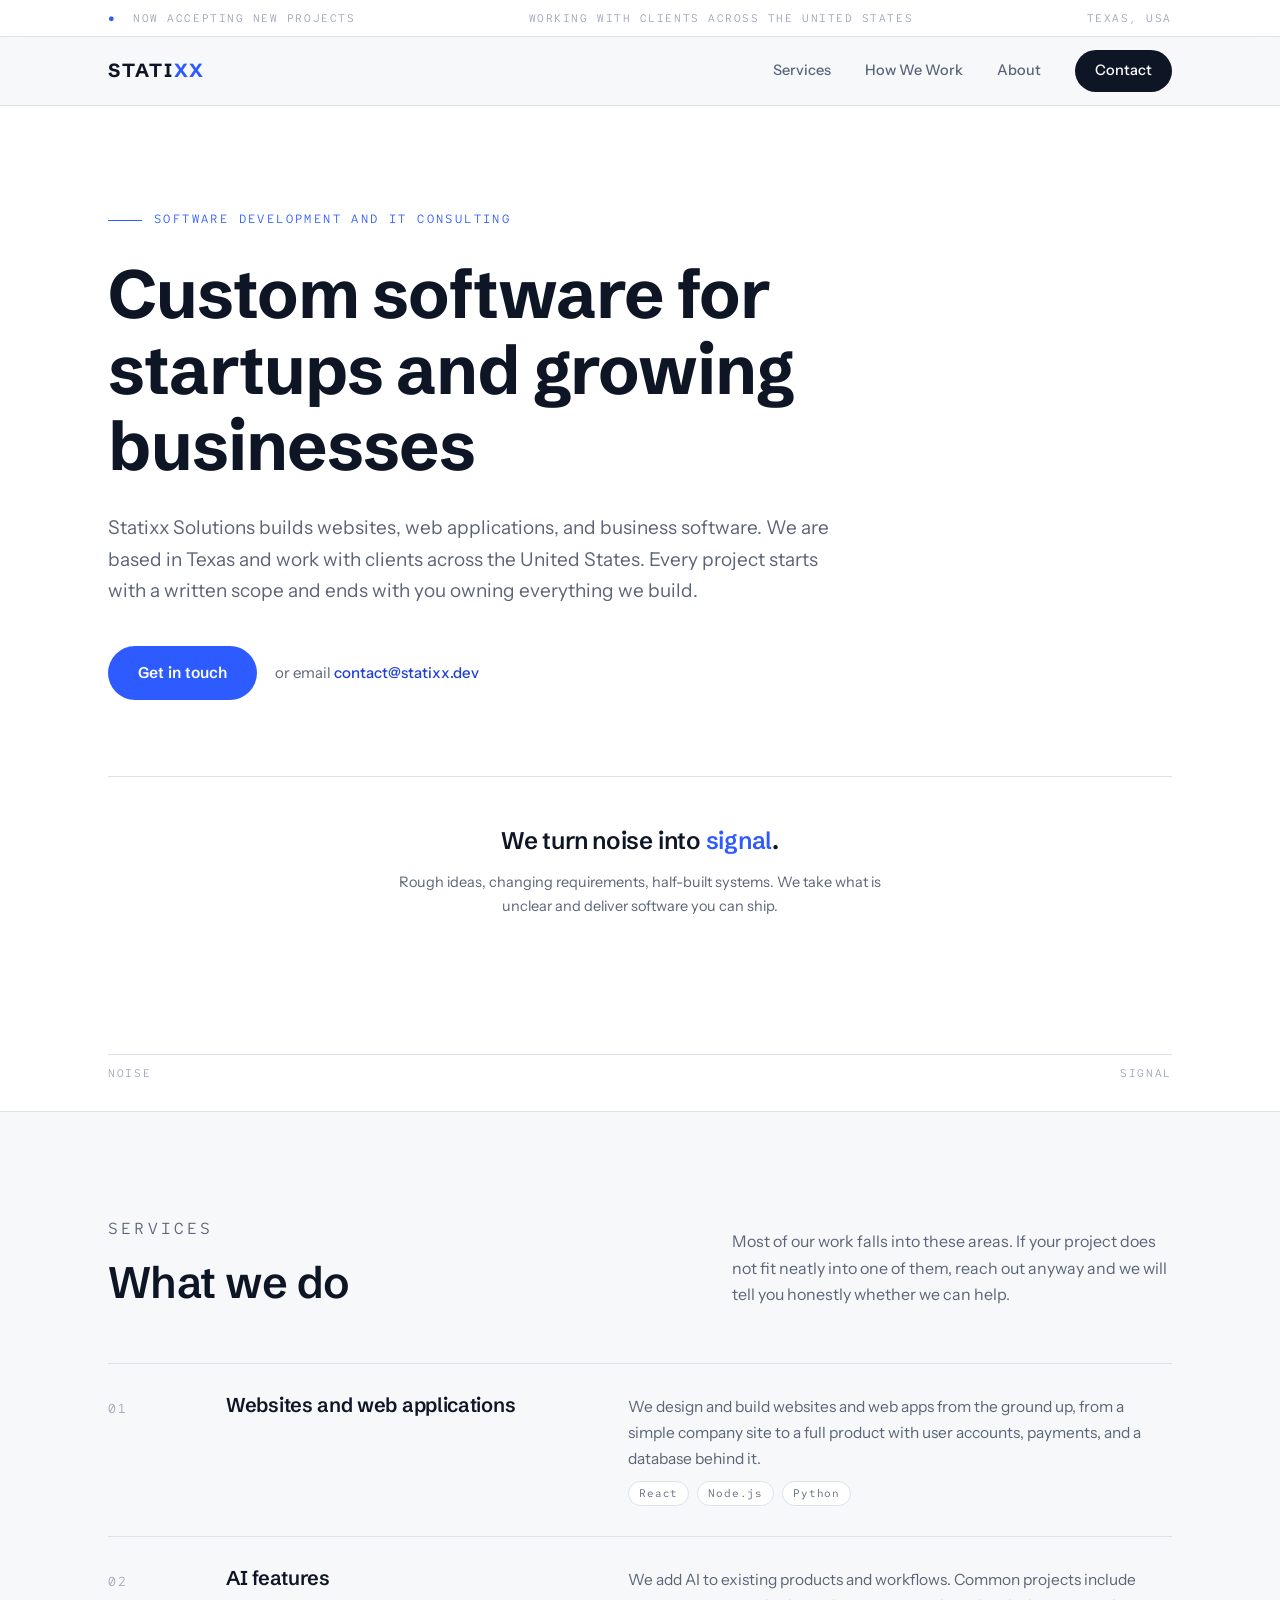
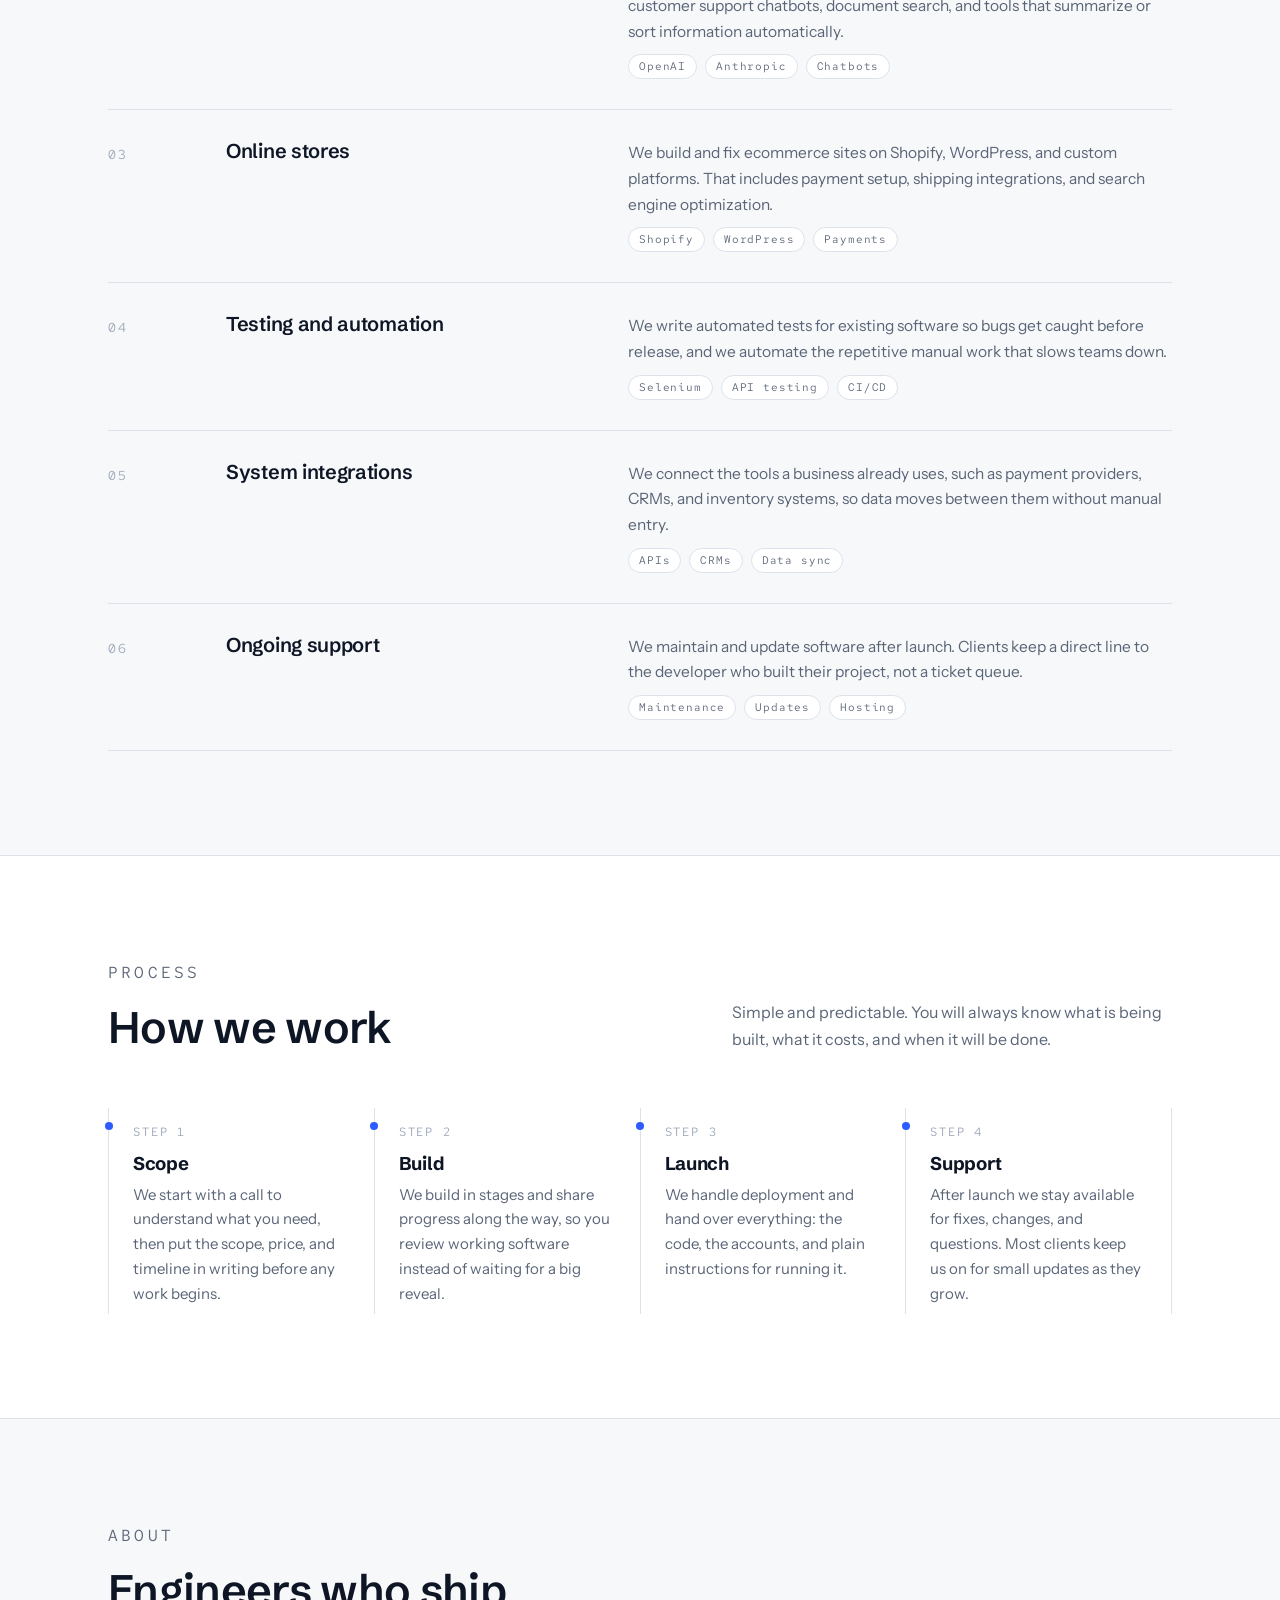
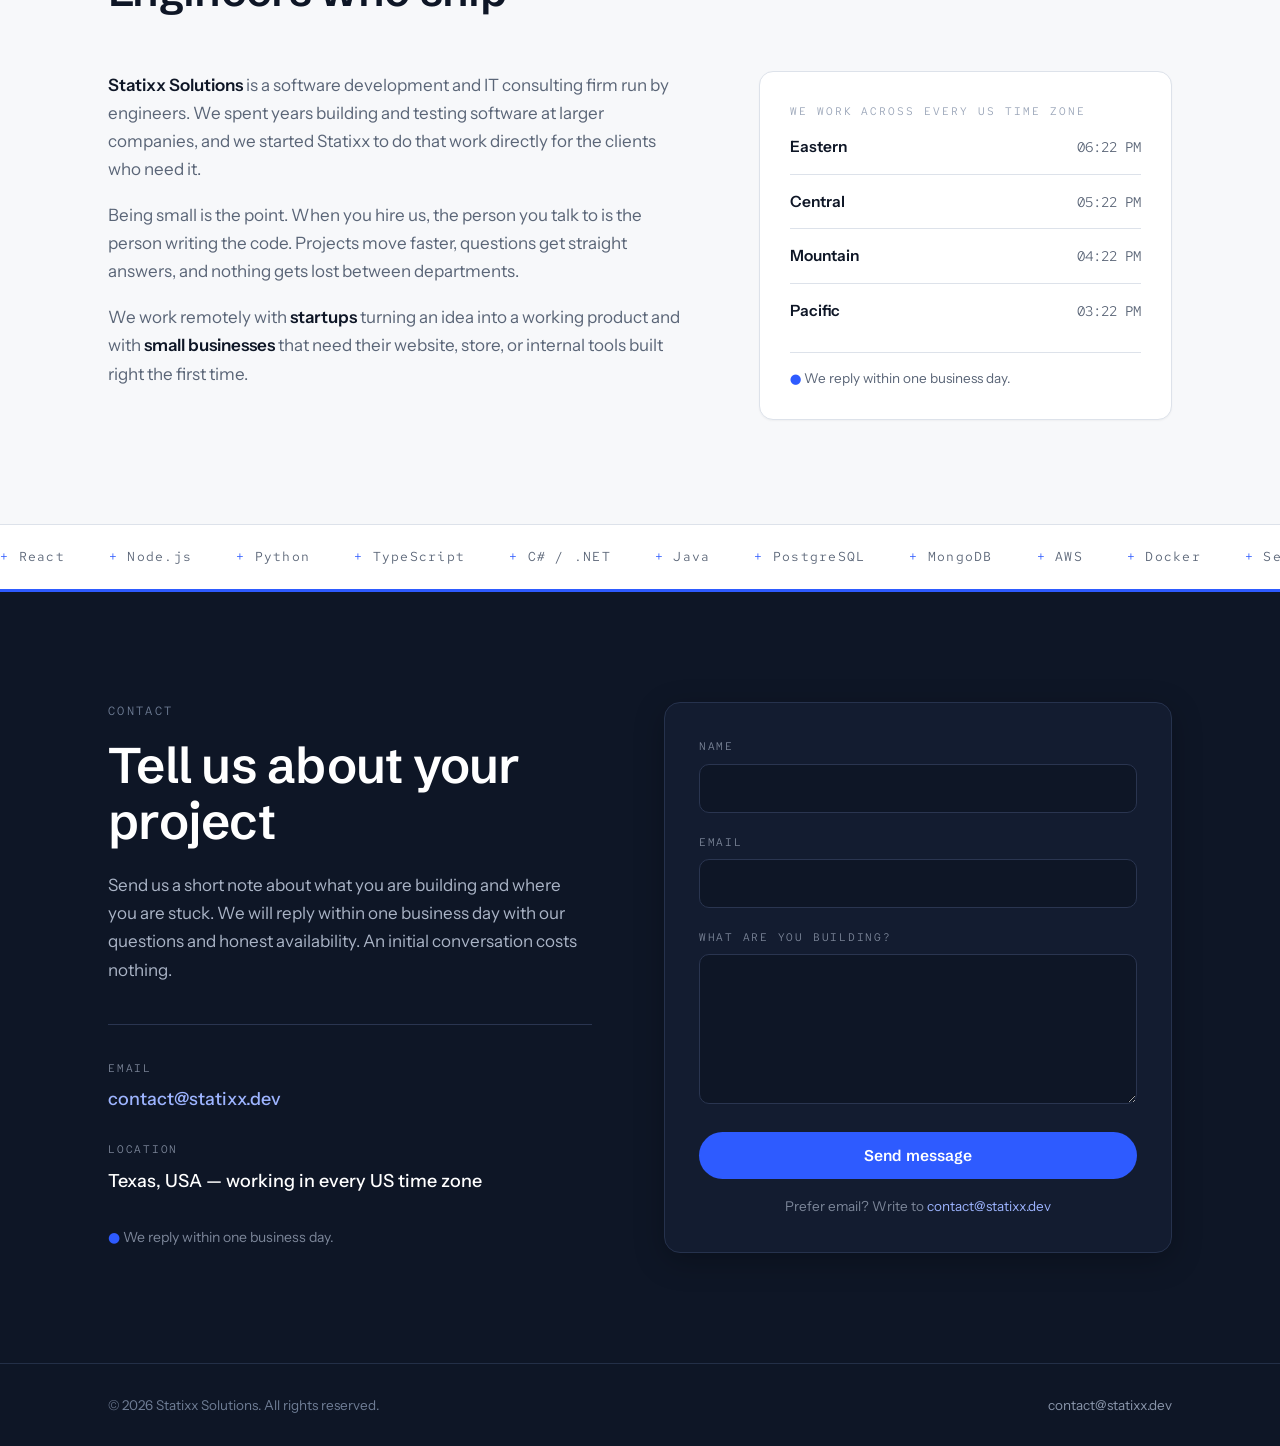
<file: index.html>
<!DOCTYPE html>
<html lang="en">
<head>
<meta charset="UTF-8">
<meta name="viewport" content="width=device-width, initial-scale=1.0">
<title>Statixx Solutions | Software Development and IT Consulting</title>
<meta name="description" content="Statixx Solutions is a software development and IT consulting company based in Texas, working with clients across the United States.">
<meta property="og:title" content="Statixx Solutions | Software Development and IT Consulting">
<meta property="og:description" content="We build websites, web applications, and business software for startups and small businesses across the United States.">
<meta property="og:type" content="website">
<meta property="og:url" content="https://statixx.dev">
<meta property="og:image" content="https://statixx.dev/assets/og-image.png">
<meta property="og:image:width" content="1200">
<meta property="og:image:height" content="630">
<meta name="twitter:card" content="summary_large_image">
<meta name="twitter:image" content="https://statixx.dev/assets/og-image.png">
<link rel="canonical" href="https://statixx.dev/">
<meta name="theme-color" content="#0e1626">
<link rel="icon" href="assets/icons/favicon.svg" type="image/svg+xml">
<link rel="icon" href="assets/icons/favicon-32.png" type="image/png" sizes="32x32">
<link rel="apple-touch-icon" href="assets/icons/apple-touch-icon.png">
<link rel="manifest" href="site.webmanifest">
<link rel="preload" href="assets/fonts/schibsted-grotesk-var.woff2" as="font" type="font/woff2" crossorigin>
<link rel="preload" href="assets/fonts/instrument-sans-var.woff2" as="font" type="font/woff2" crossorigin>
<link rel="preload" href="assets/fonts/red-hat-mono-var.woff2" as="font" type="font/woff2" crossorigin>
<link rel="stylesheet" href="assets/css/main.css">
<script type="application/ld+json">
{
  "@context": "https://schema.org",
  "@type": "ProfessionalService",
  "name": "Statixx Solutions",
  "url": "https://statixx.dev/",
  "email": "contact@statixx.dev",
  "description": "Software development and IT consulting for startups and small businesses across the United States.",
  "logo": "https://statixx.dev/assets/icons/icon-512.png",
  "image": "https://statixx.dev/assets/og-image.png",
  "address": { "@type": "PostalAddress", "addressRegion": "TX", "addressCountry": "US" },
  "areaServed": "US"
}
</script>
</head>
<body>

<div class="strip">
  <div class="wrap">
    <span><span class="dot">●</span>&nbsp; NOW ACCEPTING NEW PROJECTS</span>
    <span class="hide-sm">WORKING WITH CLIENTS ACROSS THE UNITED STATES</span>
    <span>TEXAS, USA</span>
  </div>
</div>

<nav>
  <div class="wrap nav-inner">
    <a href="#top" class="brand">STATI<span class="xx">XX</span></a>
    <div class="nav-links" id="nav-links">
      <a href="#services">Services</a>
      <a href="#process">How We Work</a>
      <a href="#about">About</a>
      <a href="#contact" class="nav-cta">Contact</a>
    </div>
    <button class="nav-toggle" aria-expanded="false" aria-controls="nav-links" aria-label="Menu">
      <svg width="22" height="22" viewBox="0 0 22 22" fill="none" stroke="currentColor" stroke-width="2" stroke-linecap="round" aria-hidden="true">
        <line x1="3" y1="6" x2="19" y2="6"/><line x1="3" y1="11" x2="19" y2="11"/><line x1="3" y1="16" x2="19" y2="16"/>
      </svg>
    </button>
  </div>
</nav>

<header class="hero" id="top">
  <div class="wrap">
    <p class="kicker">Software Development and IT Consulting</p>
    <h1>Custom software for startups and growing businesses</h1>
    <p class="lede">Statixx Solutions builds websites, web applications, and business software. We are based in Texas and work with clients across the United States. Every project starts with a written scope and ends with you owning everything we build.</p>
    <div class="hero-ctas">
      <a class="btn btn-primary" href="#contact">Get in touch</a>
      <span class="hero-email">or email <a href="mailto:contact@statixx.dev">contact@statixx.dev</a></span>
    </div>
    <div class="scope-block">
      <p class="scope-tagline">We turn noise into <em>signal</em>.</p>
      <p class="scope-sub">Rough ideas, changing requirements, half-built systems. We take what is unclear and deliver software you can ship.</p>
      <canvas id="scope" aria-hidden="true"></canvas>
    </div>
    <div class="scope-meta" aria-hidden="true">
      <span>Noise</span><span>Signal</span>
    </div>
  </div>
</header>

<section id="services">
  <div class="wrap">
    <div class="sec-head">
      <div>
        <p class="sec-label">Services</p>
        <h2>What we do</h2>
      </div>
      <p>Most of our work falls into these areas. If your project does not fit neatly into one of them, reach out anyway and we will tell you honestly whether we can help.</p>
    </div>
    <div class="svc-list">
      <div class="svc-row">
        <span class="svc-id">01</span>
        <h3>Websites and web applications</h3>
        <div>
          <p class="svc-desc">We design and build websites and web apps from the ground up, from a simple company site to a full product with user accounts, payments, and a database behind it.</p>
          <div class="tags"><span>React</span><span>Node.js</span><span>Python</span></div>
        </div>
      </div>
      <div class="svc-row">
        <span class="svc-id">02</span>
        <h3>AI features</h3>
        <div>
          <p class="svc-desc">We add AI to existing products and workflows. Common projects include customer support chatbots, document search, and tools that summarize or sort information automatically.</p>
          <div class="tags"><span>OpenAI</span><span>Anthropic</span><span>Chatbots</span></div>
        </div>
      </div>
      <div class="svc-row">
        <span class="svc-id">03</span>
        <h3>Online stores</h3>
        <div>
          <p class="svc-desc">We build and fix ecommerce sites on Shopify, WordPress, and custom platforms. That includes payment setup, shipping integrations, and search engine optimization.</p>
          <div class="tags"><span>Shopify</span><span>WordPress</span><span>Payments</span></div>
        </div>
      </div>
      <div class="svc-row">
        <span class="svc-id">04</span>
        <h3>Testing and automation</h3>
        <div>
          <p class="svc-desc">We write automated tests for existing software so bugs get caught before release, and we automate the repetitive manual work that slows teams down.</p>
          <div class="tags"><span>Selenium</span><span>API testing</span><span>CI/CD</span></div>
        </div>
      </div>
      <div class="svc-row">
        <span class="svc-id">05</span>
        <h3>System integrations</h3>
        <div>
          <p class="svc-desc">We connect the tools a business already uses, such as payment providers, CRMs, and inventory systems, so data moves between them without manual entry.</p>
          <div class="tags"><span>APIs</span><span>CRMs</span><span>Data sync</span></div>
        </div>
      </div>
      <div class="svc-row">
        <span class="svc-id">06</span>
        <h3>Ongoing support</h3>
        <div>
          <p class="svc-desc">We maintain and update software after launch. Clients keep a direct line to the developer who built their project, not a ticket queue.</p>
          <div class="tags"><span>Maintenance</span><span>Updates</span><span>Hosting</span></div>
        </div>
      </div>
    </div>
  </div>
</section>

<section id="process">
  <div class="wrap">
    <div class="sec-head">
      <div>
        <p class="sec-label">Process</p>
        <h2>How we work</h2>
      </div>
      <p>Simple and predictable. You will always know what is being built, what it costs, and when it will be done.</p>
    </div>
    <div class="timeline">
      <div class="tl-step">
        <span class="num">STEP 1</span>
        <h3>Scope</h3>
        <p>We start with a call to understand what you need, then put the scope, price, and timeline in writing before any work begins.</p>
      </div>
      <div class="tl-step">
        <span class="num">STEP 2</span>
        <h3>Build</h3>
        <p>We build in stages and share progress along the way, so you review working software instead of waiting for a big reveal.</p>
      </div>
      <div class="tl-step">
        <span class="num">STEP 3</span>
        <h3>Launch</h3>
        <p>We handle deployment and hand over everything: the code, the accounts, and plain instructions for running it.</p>
      </div>
      <div class="tl-step">
        <span class="num">STEP 4</span>
        <h3>Support</h3>
        <p>After launch we stay available for fixes, changes, and questions. Most clients keep us on for small updates as they grow.</p>
      </div>
    </div>
  </div>
</section>

<section id="about">
  <div class="wrap">
    <div class="sec-head">
      <div>
        <p class="sec-label">About</p>
        <h2>Engineers who ship</h2>
      </div>
    </div>
    <div class="about-grid">
      <div class="body">
        <p><strong>Statixx Solutions</strong> is a software development and IT consulting firm run by engineers. We spent years building and testing software at larger companies, and we started Statixx to do that work directly for the clients who need it.</p>
        <p>Being small is the point. When you hire us, the person you talk to is the person writing the code. Projects move faster, questions get straight answers, and nothing gets lost between departments.</p>
        <p>We work remotely with <strong>startups</strong> turning an idea into a working product and with <strong>small businesses</strong> that need their website, store, or internal tools built right the first time.</p>
      </div>
      <aside class="coverage" aria-label="US coverage">
        <p class="cv-label">We work across every US time zone</p>
        <div class="tz-row"><span class="zone">Eastern</span><span class="time" data-tz="America/New_York">--:--</span></div>
        <div class="tz-row"><span class="zone">Central</span><span class="time" data-tz="America/Chicago">--:--</span></div>
        <div class="tz-row"><span class="zone">Mountain</span><span class="time" data-tz="America/Denver">--:--</span></div>
        <div class="tz-row"><span class="zone">Pacific</span><span class="time" data-tz="America/Los_Angeles">--:--</span></div>
        <p class="foot"><span class="dot">●</span> We reply within one business day.</p>
      </aside>
    </div>
  </div>
</section>

<div class="stackline" aria-hidden="true">
  <div class="stack-track">
    <span>React</span><span>Node.js</span><span>Python</span><span>TypeScript</span><span>C# / .NET</span><span>Java</span><span>PostgreSQL</span><span>MongoDB</span><span>AWS</span><span>Docker</span><span>Selenium</span><span>OpenAI</span><span>Anthropic</span><span>Shopify</span><span>WordPress</span><span>CI/CD</span>
    <span>React</span><span>Node.js</span><span>Python</span><span>TypeScript</span><span>C# / .NET</span><span>Java</span><span>PostgreSQL</span><span>MongoDB</span><span>AWS</span><span>Docker</span><span>Selenium</span><span>OpenAI</span><span>Anthropic</span><span>Shopify</span><span>WordPress</span><span>CI/CD</span>
  </div>
</div>

<section id="contact">
  <div class="wrap">
    <div class="contact-grid">
      <div>
        <p class="sec-label">Contact</p>
        <h2>Tell us about your project</h2>
        <p class="pitch">Send us a short note about what you are building and where you are stuck. We will reply within one business day with our questions and honest availability. An initial conversation costs nothing.</p>
        <div class="contact-card">
          <div class="contact-item">
            <div class="label">Email</div>
            <div class="value"><a href="mailto:contact@statixx.dev">contact@statixx.dev</a></div>
          </div>
          <div class="contact-item">
            <div class="label">Location</div>
            <div class="value">Texas, USA &mdash; working in every US time zone</div>
          </div>
        </div>
        <p class="contact-foot"><span class="dot">●</span> We reply within one business day.</p>
      </div>
      <form class="form-card" action="https://formsubmit.co/contact@statixx.dev" method="POST">
        <input type="hidden" name="_subject" value="New project inquiry — statixx.dev">
        <input type="hidden" name="_next" value="https://statixx.dev/thanks.html">
        <input type="text" name="_honey" class="honey" tabindex="-1" autocomplete="off">
        <div class="form-field">
          <label for="cf-name">Name</label>
          <input id="cf-name" name="name" type="text" required autocomplete="name">
        </div>
        <div class="form-field">
          <label for="cf-email">Email</label>
          <input id="cf-email" name="email" type="email" required autocomplete="email">
        </div>
        <div class="form-field">
          <label for="cf-message">What are you building?</label>
          <textarea id="cf-message" name="message" required></textarea>
        </div>
        <button class="btn btn-primary form-submit" type="submit">Send message</button>
        <p class="form-note">Prefer email? Write to <a href="mailto:contact@statixx.dev">contact@statixx.dev</a></p>
      </form>
    </div>
  </div>
</section>

<footer>
  <div class="wrap foot-inner">
    <span>© 2026 Statixx Solutions. All rights reserved.</span>
    <span><a href="mailto:contact@statixx.dev">contact@statixx.dev</a></span>
  </div>
</footer>

<script src="assets/js/main.js"></script>

</body>
</html>
</file>
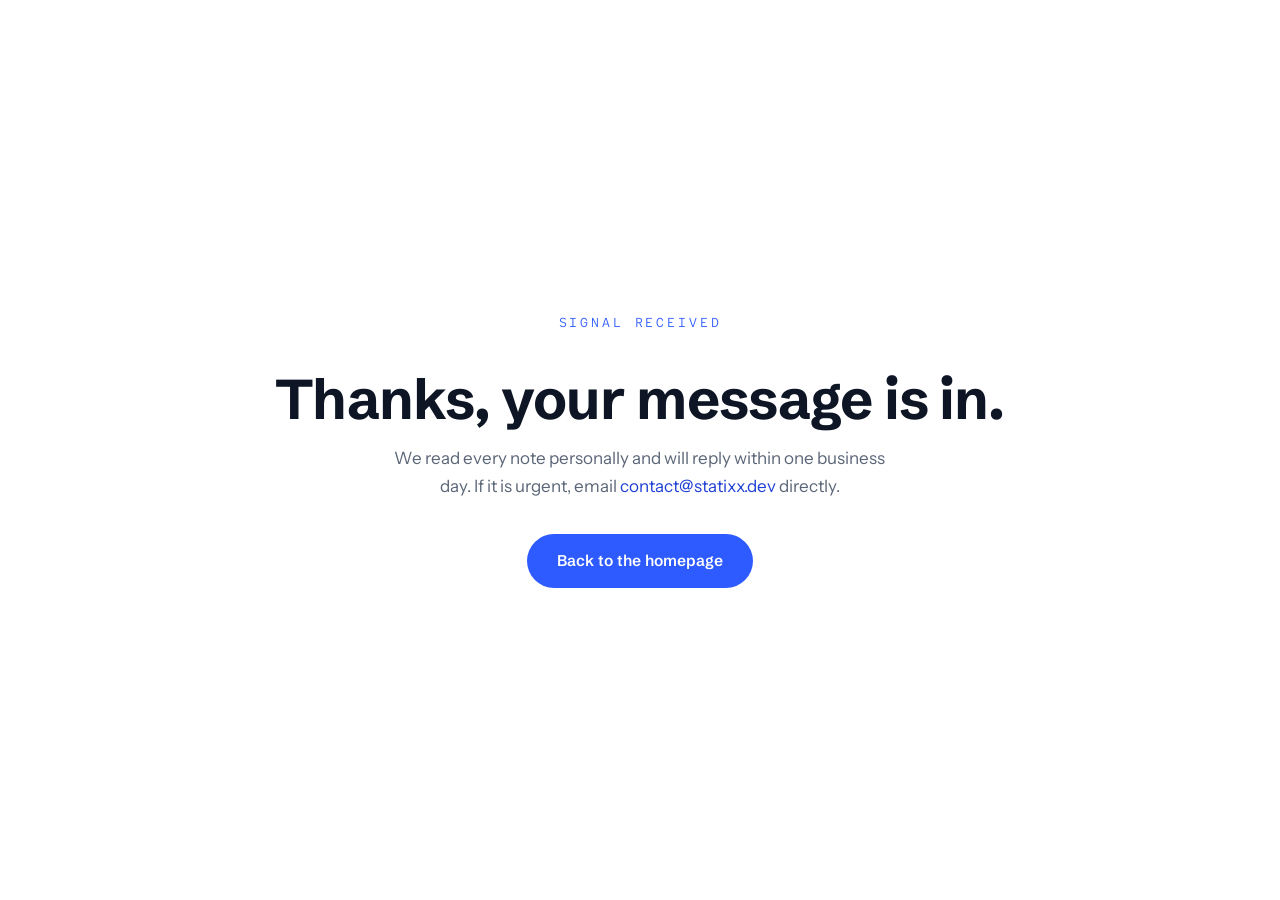
<file: thanks.html>
<!DOCTYPE html>
<html lang="en">
<head>
<meta charset="UTF-8">
<meta name="viewport" content="width=device-width, initial-scale=1.0">
<title>Message received | Statixx Solutions</title>
<meta name="robots" content="noindex">
<meta name="theme-color" content="#0e1626">
<link rel="icon" href="/assets/icons/favicon.svg" type="image/svg+xml">
<link rel="icon" href="/assets/icons/favicon-32.png" type="image/png" sizes="32x32">
<link rel="stylesheet" href="/assets/css/main.css">
<style>
.thanks{min-height:100vh;display:flex;align-items:center;justify-content:center;text-align:center;background:var(--paper-2)}
.thanks .code{font-family:'Red Hat Mono',monospace;font-size:13px;letter-spacing:.22em;color:var(--signal);text-transform:uppercase}
.thanks h1{font-size:clamp(36px,6vw,56px);margin:16px 0 14px}
.thanks p{color:var(--muted);max-width:46ch;margin:0 auto 34px}
</style>
</head>
<body>
<main class="thanks">
  <div class="wrap">
    <p class="code">Signal received</p>
    <h1>Thanks, your message is in.</h1>
    <p>We read every note personally and will reply within one business day. If it is urgent, email <a href="mailto:contact@statixx.dev">contact@statixx.dev</a> directly.</p>
    <a class="btn btn-primary" href="/">Back to the homepage</a>
  </div>
</main>
</body>
</html>
</file>
<file: assets/css/main.css>
@font-face{
  font-family:'Schibsted Grotesk';
  src:url('../fonts/schibsted-grotesk-var.woff2') format('woff2');
  font-weight:400 900;font-style:normal;font-display:swap;
}
@font-face{
  font-family:'Instrument Sans';
  src:url('../fonts/instrument-sans-var.woff2') format('woff2');
  font-weight:400 700;font-style:normal;font-display:swap;
}
@font-face{
  font-family:'Red Hat Mono';
  src:url('../fonts/red-hat-mono-var.woff2') format('woff2');
  font-weight:300 700;font-style:normal;font-display:swap;
}

:root{
  --paper:#f7f8fa;
  --paper-2:#ffffff;
  --ink:#0e1626;
  --muted:#5a6577;
  --hairline:#dde2ea;
  --signal:#2e5bff;
  --signal-ink:#1e3fd4;
  --tick:#9aa5b8;
  --maxw:1120px;
}
*{margin:0;padding:0;box-sizing:border-box}
html{scroll-behavior:smooth}
body{
  background:var(--paper);color:var(--ink);
  font-family:'Instrument Sans',system-ui,sans-serif;
  font-size:17px;line-height:1.65;-webkit-font-smoothing:antialiased;
}
::selection{background:var(--signal);color:#fff}
h1,h2,h3{font-family:'Schibsted Grotesk',sans-serif;line-height:1.12;letter-spacing:-.015em}
a{color:var(--signal-ink);text-decoration:none}
a:focus-visible,button:focus-visible{outline:2px solid var(--signal);outline-offset:3px;border-radius:3px}
.wrap{max-width:var(--maxw);margin:0 auto;padding:0 28px}
.mono{font-family:'Red Hat Mono',monospace}

/* ---------- top status strip ---------- */
.strip{
  border-bottom:1px solid var(--hairline);background:var(--paper-2);
  font-family:'Red Hat Mono',monospace;font-size:11px;letter-spacing:.14em;
  color:var(--tick);text-transform:uppercase;
}
.strip .wrap{display:flex;justify-content:space-between;gap:12px;padding-top:9px;padding-bottom:9px}
.strip .dot{color:var(--signal)}
@media(max-width:700px){.strip .hide-sm{display:none}}

/* ---------- nav ---------- */
nav{
  position:sticky;top:0;z-index:50;background:rgba(247,248,250,.88);
  backdrop-filter:blur(10px);border-bottom:1px solid var(--hairline);
}
.nav-inner{display:flex;align-items:center;justify-content:space-between;height:68px}
.brand{font-family:'Schibsted Grotesk',sans-serif;font-weight:700;font-size:19px;letter-spacing:.1em;color:var(--ink)}
.brand .xx{color:var(--signal)}
.nav-links{display:flex;gap:34px;align-items:center}
.nav-links a{color:var(--muted);font-size:14.5px;font-weight:500;transition:color .18s}
.nav-links a:hover{color:var(--ink)}
.nav-cta{
  background:var(--ink);color:#fff!important;padding:9px 20px;border-radius:100px;
  font-weight:600;transition:background .18s;
}
.nav-cta:hover{background:var(--signal)}
.nav-toggle{
  display:none;background:none;border:0;cursor:pointer;padding:10px;
  margin-left:6px;color:var(--ink);
}
@media(max-width:640px){
  .nav-toggle{display:inline-flex;align-items:center}
  .nav-links{
    position:absolute;top:68px;left:0;right:0;display:none;
    flex-direction:column;align-items:flex-start;gap:0;
    background:var(--paper-2);border-bottom:1px solid var(--hairline);
    padding:8px 28px 20px;
  }
  .nav-links.open{display:flex}
  .nav-links a{padding:11px 0;font-size:16px;width:100%}
  .nav-links .nav-cta{width:auto;margin-top:10px;padding:10px 24px}
}

/* ---------- hero ---------- */
.hero{padding:104px 0 0;border-bottom:1px solid var(--hairline);background:var(--paper-2)}
.hero .kicker{
  font-family:'Red Hat Mono',monospace;font-size:12px;letter-spacing:.2em;
  text-transform:uppercase;color:var(--signal);margin-bottom:26px;
  display:flex;align-items:center;gap:12px;
}
.hero .kicker::before{content:"";width:34px;height:1px;background:var(--signal)}
.hero h1{font-size:clamp(40px,6.2vw,68px);font-weight:700;max-width:17ch}
.hero .lede{margin-top:28px;max-width:56ch;color:var(--muted);font-size:19px}
.hero-ctas{margin-top:40px;display:flex;gap:18px;flex-wrap:wrap;align-items:center}
.btn{
  display:inline-block;font-family:'Schibsted Grotesk',sans-serif;font-weight:600;
  font-size:15.5px;padding:14px 30px;border-radius:100px;transition:all .18s;
}
.btn-primary{background:var(--signal);color:#fff}
.btn-primary:hover{background:var(--signal-ink);transform:translateY(-1px)}
.hero-email{font-size:15px;color:var(--muted)}
.hero-email a{font-weight:500}
.scope-block{margin-top:76px;border-top:1px solid var(--hairline);padding-top:44px}
.scope-tagline{
  font-family:'Schibsted Grotesk',sans-serif;font-weight:600;
  font-size:clamp(19px,2.4vw,24px);text-align:center;letter-spacing:-.01em;
}
.scope-tagline em{font-style:normal;color:var(--signal)}
.scope-sub{
  text-align:center;font-size:14.5px;color:var(--muted);
  max-width:52ch;margin:10px auto 0;
}
#scope{display:block;width:100%;height:110px;margin-top:26px}
.scope-meta{
  border-top:1px solid var(--hairline);
  font-family:'Red Hat Mono',monospace;font-size:10.5px;letter-spacing:.16em;
  color:var(--tick);text-transform:uppercase;
  display:flex;justify-content:space-between;padding:10px 0 28px;
}

/* ---------- generic section ---------- */
section{padding:104px 0}
.sec-head{display:flex;justify-content:space-between;align-items:flex-end;gap:32px;margin-bottom:56px;flex-wrap:wrap}
.sec-head h2{font-size:clamp(30px,4.2vw,44px);font-weight:600;max-width:20ch}
.sec-label{
  font-family:'Red Hat Mono',monospace;font-size:11.5px;letter-spacing:.2em;
  text-transform:uppercase;color:var(--tick);margin-bottom:16px;
}
.sec-head p{color:var(--muted);max-width:40ch;font-size:16px}

/* ---------- services: ledger rows ---------- */
.svc-list{border-top:1px solid var(--hairline)}
.svc-row{
  display:grid;grid-template-columns:90px 1.1fr 1.6fr;gap:28px;
  padding:30px 0;border-bottom:1px solid var(--hairline);
  transition:background .18s;position:relative;
}
.svc-row:hover{background:var(--paper-2)}
.svc-row:hover .svc-id{color:var(--signal)}
.svc-id{font-family:'Red Hat Mono',monospace;font-size:12.5px;color:var(--tick);letter-spacing:.12em;padding-top:5px;transition:color .18s}
.svc-row h3{font-size:20px;font-weight:600}
.svc-row .svc-desc{color:var(--muted);font-size:15.5px}
.svc-row .tags{margin-top:10px;display:flex;gap:8px;flex-wrap:wrap}
.tags span{
  font-family:'Red Hat Mono',monospace;font-size:10.5px;letter-spacing:.08em;
  color:var(--muted);border:1px solid var(--hairline);border-radius:100px;
  padding:3px 10px;background:var(--paper-2);
}
@media(max-width:760px){
  .svc-row{grid-template-columns:1fr;gap:8px;padding:26px 0}
  .svc-id{padding-top:0}
}

/* ---------- process ---------- */
#process{background:var(--paper-2);border-top:1px solid var(--hairline);border-bottom:1px solid var(--hairline)}
.timeline{display:grid;grid-template-columns:repeat(4,1fr);border-left:1px solid var(--hairline)}
@media(max-width:880px){.timeline{grid-template-columns:repeat(2,1fr)}}
@media(max-width:540px){.timeline{grid-template-columns:1fr}}
.tl-step{border-right:1px solid var(--hairline);padding:8px 28px 8px 24px;position:relative}
.tl-step::before{
  content:"";position:absolute;top:14px;left:-4.5px;width:8px;height:8px;
  border-radius:50%;background:var(--signal);
}
@media(max-width:880px){.tl-step{padding-bottom:28px}}
.tl-step .num{font-family:'Red Hat Mono',monospace;font-size:11.5px;letter-spacing:.16em;color:var(--tick)}
.tl-step h3{font-size:18.5px;margin:10px 0 8px}
.tl-step p{font-size:15px;color:var(--muted)}

/* ---------- about / coverage ---------- */
.about-grid{display:grid;grid-template-columns:1.4fr 1fr;gap:72px;align-items:start}
@media(max-width:840px){.about-grid{grid-template-columns:1fr;gap:44px}}
.about-grid .body p{color:var(--muted);margin-bottom:18px}
.about-grid .body p strong{color:var(--ink);font-weight:600}
.coverage{
  border:1px solid var(--hairline);border-radius:14px;background:var(--paper-2);
  padding:30px;box-shadow:0 1px 2px rgba(14,22,38,.04);
}
.coverage .cv-label{font-family:'Red Hat Mono',monospace;font-size:11px;letter-spacing:.18em;text-transform:uppercase;color:var(--tick)}
.tz-row{
  display:flex;justify-content:space-between;align-items:baseline;
  border-bottom:1px solid var(--hairline);padding:14px 0;
}
.tz-row:last-of-type{border-bottom:none}
.tz-row .zone{font-weight:600;font-size:15.5px}
.tz-row .time{font-family:'Red Hat Mono',monospace;font-size:14px;color:var(--muted)}
.coverage .foot{
  margin-top:14px;font-size:13.5px;color:var(--muted);
  padding-top:14px;border-top:1px solid var(--hairline);
}
.coverage .foot .dot{color:var(--signal)}

/* ---------- capability strip ---------- */
.stackline{border-top:1px solid var(--hairline);background:var(--paper-2);overflow:hidden;padding:22px 0}
.stack-track{display:flex;gap:44px;white-space:nowrap;animation:ticker 42s linear infinite;width:max-content}
.stack-track span{font-family:'Red Hat Mono',monospace;font-size:12.5px;letter-spacing:.1em;color:var(--muted)}
.stack-track span::before{content:"+ ";color:var(--signal)}
@keyframes ticker{from{transform:translateX(0)}to{transform:translateX(-50%)}}

/* ---------- contact ---------- */
#contact{
  background:var(--ink);color:#f2f5fa;padding:110px 0;
  border-top:3px solid var(--signal);
}
#contact .sec-label{color:#6f7d95}
#contact h2{font-size:clamp(32px,5vw,50px);font-weight:600;max-width:18ch;color:#fff}
#contact .pitch{color:#aab4c6;margin:22px 0 0;max-width:44ch}
.contact-grid{display:grid;grid-template-columns:1fr 1.05fr;gap:72px;align-items:start}
@media(max-width:840px){.contact-grid{grid-template-columns:1fr;gap:52px}}
.contact-card{
  margin-top:40px;display:flex;flex-direction:column;gap:26px;
  border-top:1px solid #2a3550;padding-top:34px;
}
.contact-item .label{
  font-family:'Red Hat Mono',monospace;font-size:11px;letter-spacing:.16em;
  text-transform:uppercase;color:#7c8699;margin-bottom:8px;
}
.contact-item .value{font-size:18px;font-weight:500;color:#fff}
.contact-item .value a{color:#9db4ff}
.contact-foot{margin-top:30px;font-size:14px;color:#7c8699}
.contact-foot .dot{color:var(--signal)}

/* contact form */
.form-card{
  background:#131c30;border:1px solid #26324d;border-radius:16px;
  padding:34px;box-shadow:0 8px 30px rgba(0,0,0,.25);
}
.form-field{margin-bottom:20px}
.form-field label{
  display:block;font-family:'Red Hat Mono',monospace;font-size:11px;
  letter-spacing:.16em;text-transform:uppercase;color:#7c8699;margin-bottom:8px;
}
.form-field input,.form-field textarea{
  width:100%;background:#0e1626;border:1px solid #2a3550;border-radius:10px;
  padding:12px 14px;color:#fff;font-family:'Instrument Sans',system-ui,sans-serif;
  font-size:15.5px;line-height:1.5;transition:border-color .18s;
}
.form-field input:focus,.form-field textarea:focus{
  outline:none;border-color:var(--signal);
  box-shadow:0 0 0 3px rgba(46,91,255,.22);
}
.form-field textarea{min-height:150px;resize:vertical}
.form-submit{width:100%;border:0;cursor:pointer}
.form-note{margin-top:16px;font-size:13.5px;color:#7c8699;text-align:center}
.form-note a{color:#9db4ff}
.honey{display:none}

/* ---------- footer ---------- */
footer{background:var(--ink);border-top:1px solid #232f47;padding:30px 0;font-size:13.5px;color:#6f7d95}
.foot-inner{display:flex;justify-content:space-between;gap:16px;flex-wrap:wrap}
footer a{color:#8a96ab}

@media(prefers-reduced-motion:reduce){
  html{scroll-behavior:auto}
  .stack-track{animation:none}
  .btn-primary:hover{transform:none}
}
</file>
